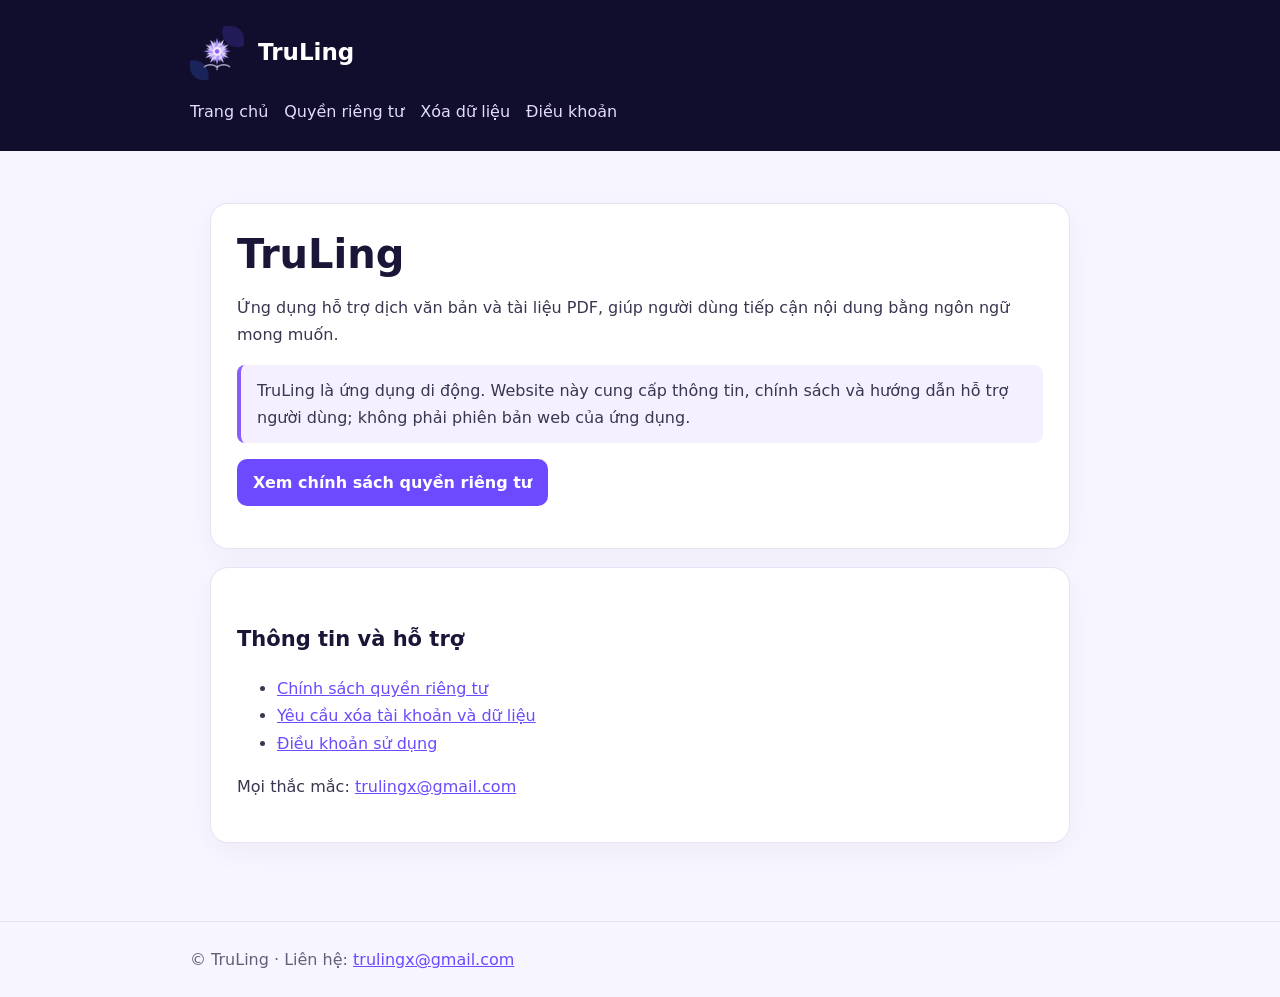
<file: index.html>
<!doctype html>
<html lang="vi">
<head>
  <meta charset="utf-8">
  <meta name="viewport" content="width=device-width, initial-scale=1">
  <title>TruLing - Ứng dụng dịch tài liệu</title>
  <meta name="description" content="Trang thông tin chính thức của ứng dụng TruLing.">
  <link rel="icon" href="./assets/truling-app-icon-1024.png">
  <link rel="stylesheet" href="./styles.css">
</head>
<body>
  <header>
    <div class="wrap">
      <div class="brand">
        <img src="./assets/truling-app-icon-1024.png" alt="TruLing">
        <strong>TruLing</strong>
      </div>
      <nav>
        <a href="./">Trang chủ</a>
        <a href="./privacy-policy/">Quyền riêng tư</a>
        <a href="./delete-account/">Xóa dữ liệu</a>
        <a href="./terms/">Điều khoản</a>
      </nav>
    </div>
  </header>

  <main>
    <section class="panel">
      <h1>TruLing</h1>
      <p>Ứng dụng hỗ trợ dịch văn bản và tài liệu PDF, giúp người dùng tiếp cận nội dung bằng ngôn ngữ mong muốn.</p>
      <p class="notice">
        TruLing là ứng dụng di động. Website này cung cấp thông tin,
        chính sách và hướng dẫn hỗ trợ người dùng; không phải phiên bản web của ứng dụng.
      </p>
      <p>
        <a class="btn" href="./privacy-policy/">Xem chính sách quyền riêng tư</a>
      </p>
    </section>

    <section class="panel">
      <h2>Thông tin và hỗ trợ</h2>
      <ul>
        <li><a href="./privacy-policy/">Chính sách quyền riêng tư</a></li>
        <li><a href="./delete-account/">Yêu cầu xóa tài khoản và dữ liệu</a></li>
        <li><a href="./terms/">Điều khoản sử dụng</a></li>
      </ul>
      <p>Mọi thắc mắc: <a href="mailto:trulingx@gmail.com">trulingx@gmail.com</a></p>
    </section>
  </main>

  <footer>
    <div class="wrap">
      © TruLing · Liên hệ:
      <a href="mailto:trulingx@gmail.com">trulingx@gmail.com</a>
    </div>
  </footer>
</body>
</html>
</file>
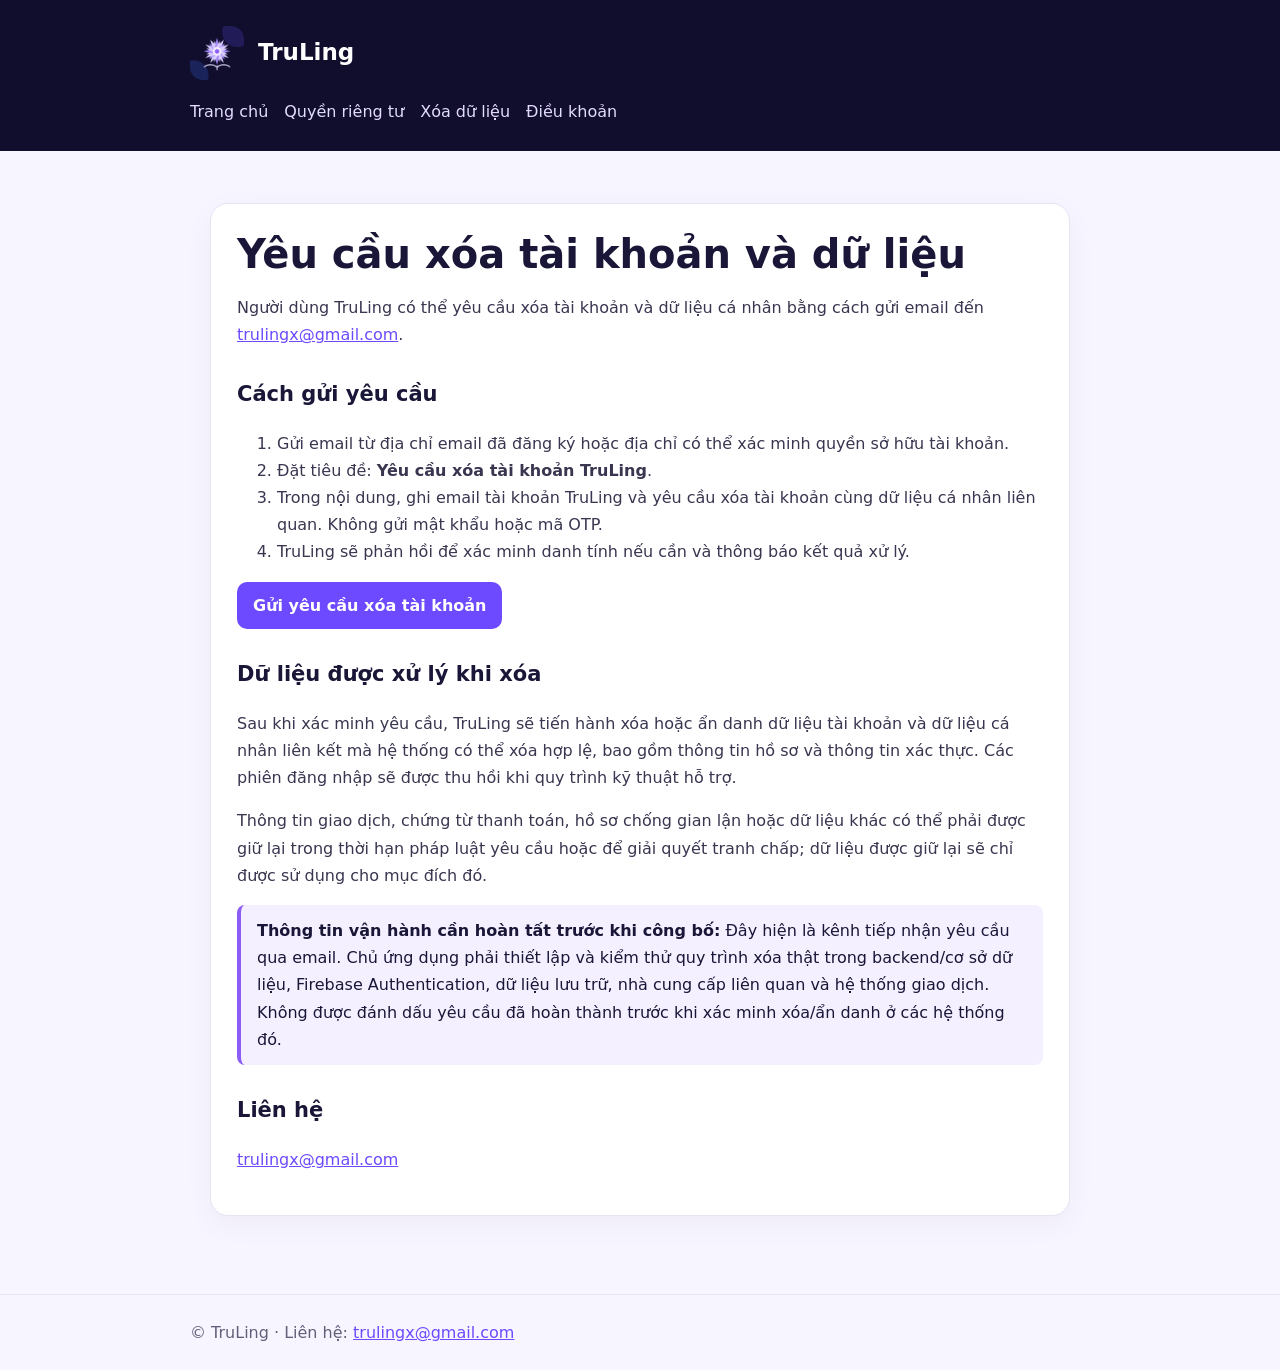
<file: delete-account/index.html>
<!doctype html>
<html lang="vi"><head><meta charset="utf-8"><meta name="viewport" content="width=device-width,initial-scale=1">
<title>Xóa tài khoản và dữ liệu | TruLing</title><meta name="description" content="Cách yêu cầu xóa tài khoản và dữ liệu TruLing.">
<link rel="icon" href="/assets/truling-app-icon-1024.png"><link rel="stylesheet" href="/styles.css"></head>
<body><header><div class="wrap"><div class="brand"><img src="/assets/truling-app-icon-1024.png" alt="TruLing"><strong>TruLing</strong></div>
<nav><a href="/">Trang chủ</a><a href="/privacy-policy/">Quyền riêng tư</a><a href="/delete-account/">Xóa dữ liệu</a><a href="/terms/">Điều khoản</a></nav></div></header>
<main>
<article class="panel"><h1>Yêu cầu xóa tài khoản và dữ liệu</h1><p>Người dùng TruLing có thể yêu cầu xóa tài khoản và dữ liệu cá nhân bằng cách gửi email đến <a href="mailto:trulingx@gmail.com?subject=Yeu%20cau%20xoa%20tai%20khoan%20TruLing">trulingx@gmail.com</a>.</p>
<h2>Cách gửi yêu cầu</h2><ol><li>Gửi email từ địa chỉ email đã đăng ký hoặc địa chỉ có thể xác minh quyền sở hữu tài khoản.</li><li>Đặt tiêu đề: <strong>Yêu cầu xóa tài khoản TruLing</strong>.</li><li>Trong nội dung, ghi email tài khoản TruLing và yêu cầu xóa tài khoản cùng dữ liệu cá nhân liên quan. Không gửi mật khẩu hoặc mã OTP.</li><li>TruLing sẽ phản hồi để xác minh danh tính nếu cần và thông báo kết quả xử lý.</li></ol>
<p><a class="btn" href="mailto:trulingx@gmail.com?subject=Yeu%20cau%20xoa%20tai%20khoan%20TruLing">Gửi yêu cầu xóa tài khoản</a></p>
<h2>Dữ liệu được xử lý khi xóa</h2><p>Sau khi xác minh yêu cầu, TruLing sẽ tiến hành xóa hoặc ẩn danh dữ liệu tài khoản và dữ liệu cá nhân liên kết mà hệ thống có thể xóa hợp lệ, bao gồm thông tin hồ sơ và thông tin xác thực. Các phiên đăng nhập sẽ được thu hồi khi quy trình kỹ thuật hỗ trợ.</p>
<p>Thông tin giao dịch, chứng từ thanh toán, hồ sơ chống gian lận hoặc dữ liệu khác có thể phải được giữ lại trong thời hạn pháp luật yêu cầu hoặc để giải quyết tranh chấp; dữ liệu được giữ lại sẽ chỉ được sử dụng cho mục đích đó.</p>
<div class="notice"><strong>Thông tin vận hành cần hoàn tất trước khi công bố:</strong> Đây hiện là kênh tiếp nhận yêu cầu qua email. Chủ ứng dụng phải thiết lập và kiểm thử quy trình xóa thật trong backend/cơ sở dữ liệu, Firebase Authentication, dữ liệu lưu trữ, nhà cung cấp liên quan và hệ thống giao dịch. Không được đánh dấu yêu cầu đã hoàn thành trước khi xác minh xóa/ẩn danh ở các hệ thống đó.</div>
<h2>Liên hệ</h2><p><a href="mailto:trulingx@gmail.com">trulingx@gmail.com</a></p></article>
</main><footer><div class="wrap">© TruLing · Liên hệ: <a href="mailto:trulingx@gmail.com">trulingx@gmail.com</a></div></footer></body></html>
</file>
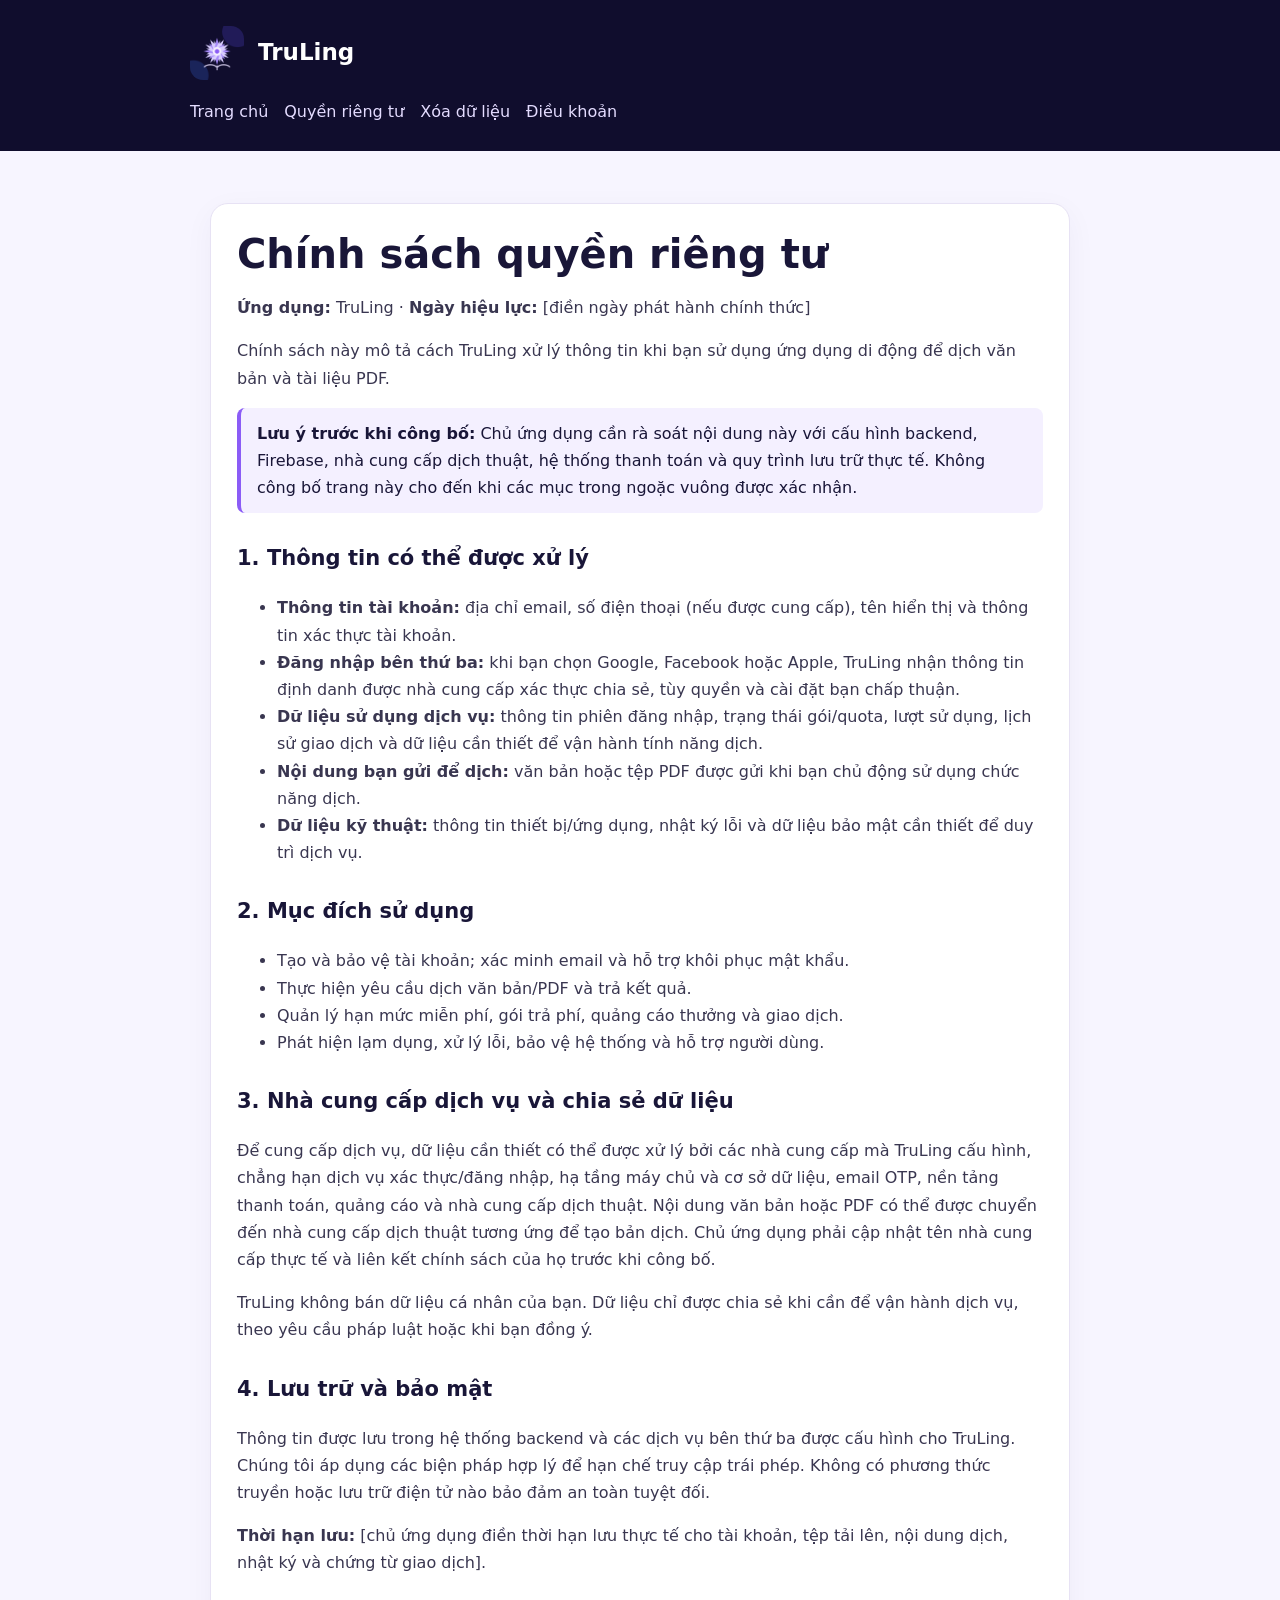
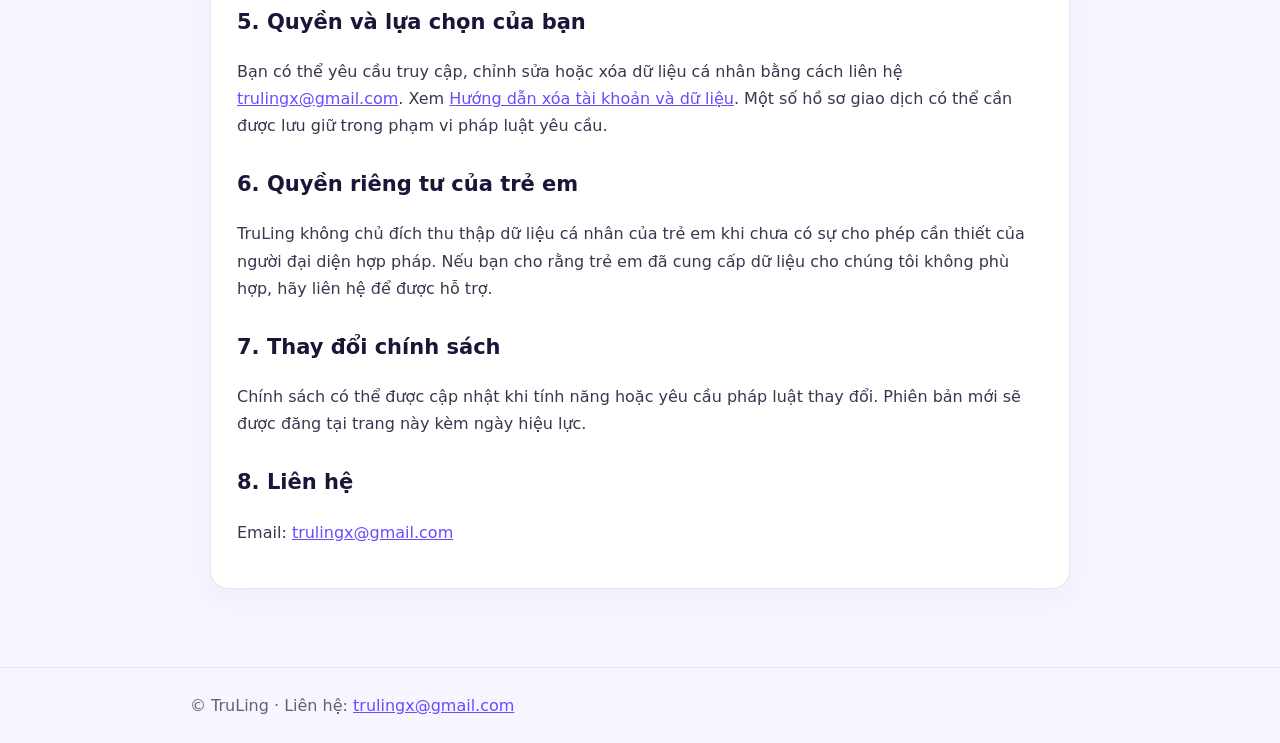
<file: privacy-policy/index.html>
<!doctype html>
<html lang="vi"><head><meta charset="utf-8"><meta name="viewport" content="width=device-width,initial-scale=1">
<title>Chính sách quyền riêng tư | TruLing</title><meta name="description" content="Chính sách quyền riêng tư của ứng dụng TruLing.">
<link rel="icon" href="/assets/truling-app-icon-1024.png"><link rel="stylesheet" href="/styles.css"></head>
<body><header><div class="wrap"><div class="brand"><img src="/assets/truling-app-icon-1024.png" alt="TruLing"><strong>TruLing</strong></div>
<nav><a href="/">Trang chủ</a><a href="/privacy-policy/">Quyền riêng tư</a><a href="/delete-account/">Xóa dữ liệu</a><a href="/terms/">Điều khoản</a></nav></div></header>
<main>
<article class="panel"><h1>Chính sách quyền riêng tư</h1><p><strong>Ứng dụng:</strong> TruLing · <strong>Ngày hiệu lực:</strong> [điền ngày phát hành chính thức]</p>
<p>Chính sách này mô tả cách TruLing xử lý thông tin khi bạn sử dụng ứng dụng di động để dịch văn bản và tài liệu PDF.</p>
<div class="notice"><strong>Lưu ý trước khi công bố:</strong> Chủ ứng dụng cần rà soát nội dung này với cấu hình backend, Firebase, nhà cung cấp dịch thuật, hệ thống thanh toán và quy trình lưu trữ thực tế. Không công bố trang này cho đến khi các mục trong ngoặc vuông được xác nhận.</div>
<h2>1. Thông tin có thể được xử lý</h2>
<ul><li><strong>Thông tin tài khoản:</strong> địa chỉ email, số điện thoại (nếu được cung cấp), tên hiển thị và thông tin xác thực tài khoản.</li>
<li><strong>Đăng nhập bên thứ ba:</strong> khi bạn chọn Google, Facebook hoặc Apple, TruLing nhận thông tin định danh được nhà cung cấp xác thực chia sẻ, tùy quyền và cài đặt bạn chấp thuận.</li>
<li><strong>Dữ liệu sử dụng dịch vụ:</strong> thông tin phiên đăng nhập, trạng thái gói/quota, lượt sử dụng, lịch sử giao dịch và dữ liệu cần thiết để vận hành tính năng dịch.</li>
<li><strong>Nội dung bạn gửi để dịch:</strong> văn bản hoặc tệp PDF được gửi khi bạn chủ động sử dụng chức năng dịch.</li>
<li><strong>Dữ liệu kỹ thuật:</strong> thông tin thiết bị/ứng dụng, nhật ký lỗi và dữ liệu bảo mật cần thiết để duy trì dịch vụ.</li></ul>
<h2>2. Mục đích sử dụng</h2><ul><li>Tạo và bảo vệ tài khoản; xác minh email và hỗ trợ khôi phục mật khẩu.</li><li>Thực hiện yêu cầu dịch văn bản/PDF và trả kết quả.</li><li>Quản lý hạn mức miễn phí, gói trả phí, quảng cáo thưởng và giao dịch.</li><li>Phát hiện lạm dụng, xử lý lỗi, bảo vệ hệ thống và hỗ trợ người dùng.</li></ul>
<h2>3. Nhà cung cấp dịch vụ và chia sẻ dữ liệu</h2><p>Để cung cấp dịch vụ, dữ liệu cần thiết có thể được xử lý bởi các nhà cung cấp mà TruLing cấu hình, chẳng hạn dịch vụ xác thực/đăng nhập, hạ tầng máy chủ và cơ sở dữ liệu, email OTP, nền tảng thanh toán, quảng cáo và nhà cung cấp dịch thuật. Nội dung văn bản hoặc PDF có thể được chuyển đến nhà cung cấp dịch thuật tương ứng để tạo bản dịch. Chủ ứng dụng phải cập nhật tên nhà cung cấp thực tế và liên kết chính sách của họ trước khi công bố.</p>
<p>TruLing không bán dữ liệu cá nhân của bạn. Dữ liệu chỉ được chia sẻ khi cần để vận hành dịch vụ, theo yêu cầu pháp luật hoặc khi bạn đồng ý.</p>
<h2>4. Lưu trữ và bảo mật</h2><p>Thông tin được lưu trong hệ thống backend và các dịch vụ bên thứ ba được cấu hình cho TruLing. Chúng tôi áp dụng các biện pháp hợp lý để hạn chế truy cập trái phép. Không có phương thức truyền hoặc lưu trữ điện tử nào bảo đảm an toàn tuyệt đối.</p>
<p><strong>Thời hạn lưu:</strong> [chủ ứng dụng điền thời hạn lưu thực tế cho tài khoản, tệp tải lên, nội dung dịch, nhật ký và chứng từ giao dịch].</p>
<h2>5. Quyền và lựa chọn của bạn</h2><p>Bạn có thể yêu cầu truy cập, chỉnh sửa hoặc xóa dữ liệu cá nhân bằng cách liên hệ <a href="mailto:trulingx@gmail.com">trulingx@gmail.com</a>. Xem <a href="/delete-account/">Hướng dẫn xóa tài khoản và dữ liệu</a>. Một số hồ sơ giao dịch có thể cần được lưu giữ trong phạm vi pháp luật yêu cầu.</p>
<h2>6. Quyền riêng tư của trẻ em</h2><p>TruLing không chủ đích thu thập dữ liệu cá nhân của trẻ em khi chưa có sự cho phép cần thiết của người đại diện hợp pháp. Nếu bạn cho rằng trẻ em đã cung cấp dữ liệu cho chúng tôi không phù hợp, hãy liên hệ để được hỗ trợ.</p>
<h2>7. Thay đổi chính sách</h2><p>Chính sách có thể được cập nhật khi tính năng hoặc yêu cầu pháp luật thay đổi. Phiên bản mới sẽ được đăng tại trang này kèm ngày hiệu lực.</p>
<h2>8. Liên hệ</h2><p>Email: <a href="mailto:trulingx@gmail.com">trulingx@gmail.com</a></p></article>
</main><footer><div class="wrap">© TruLing · Liên hệ: <a href="mailto:trulingx@gmail.com">trulingx@gmail.com</a></div></footer></body></html>
</file>
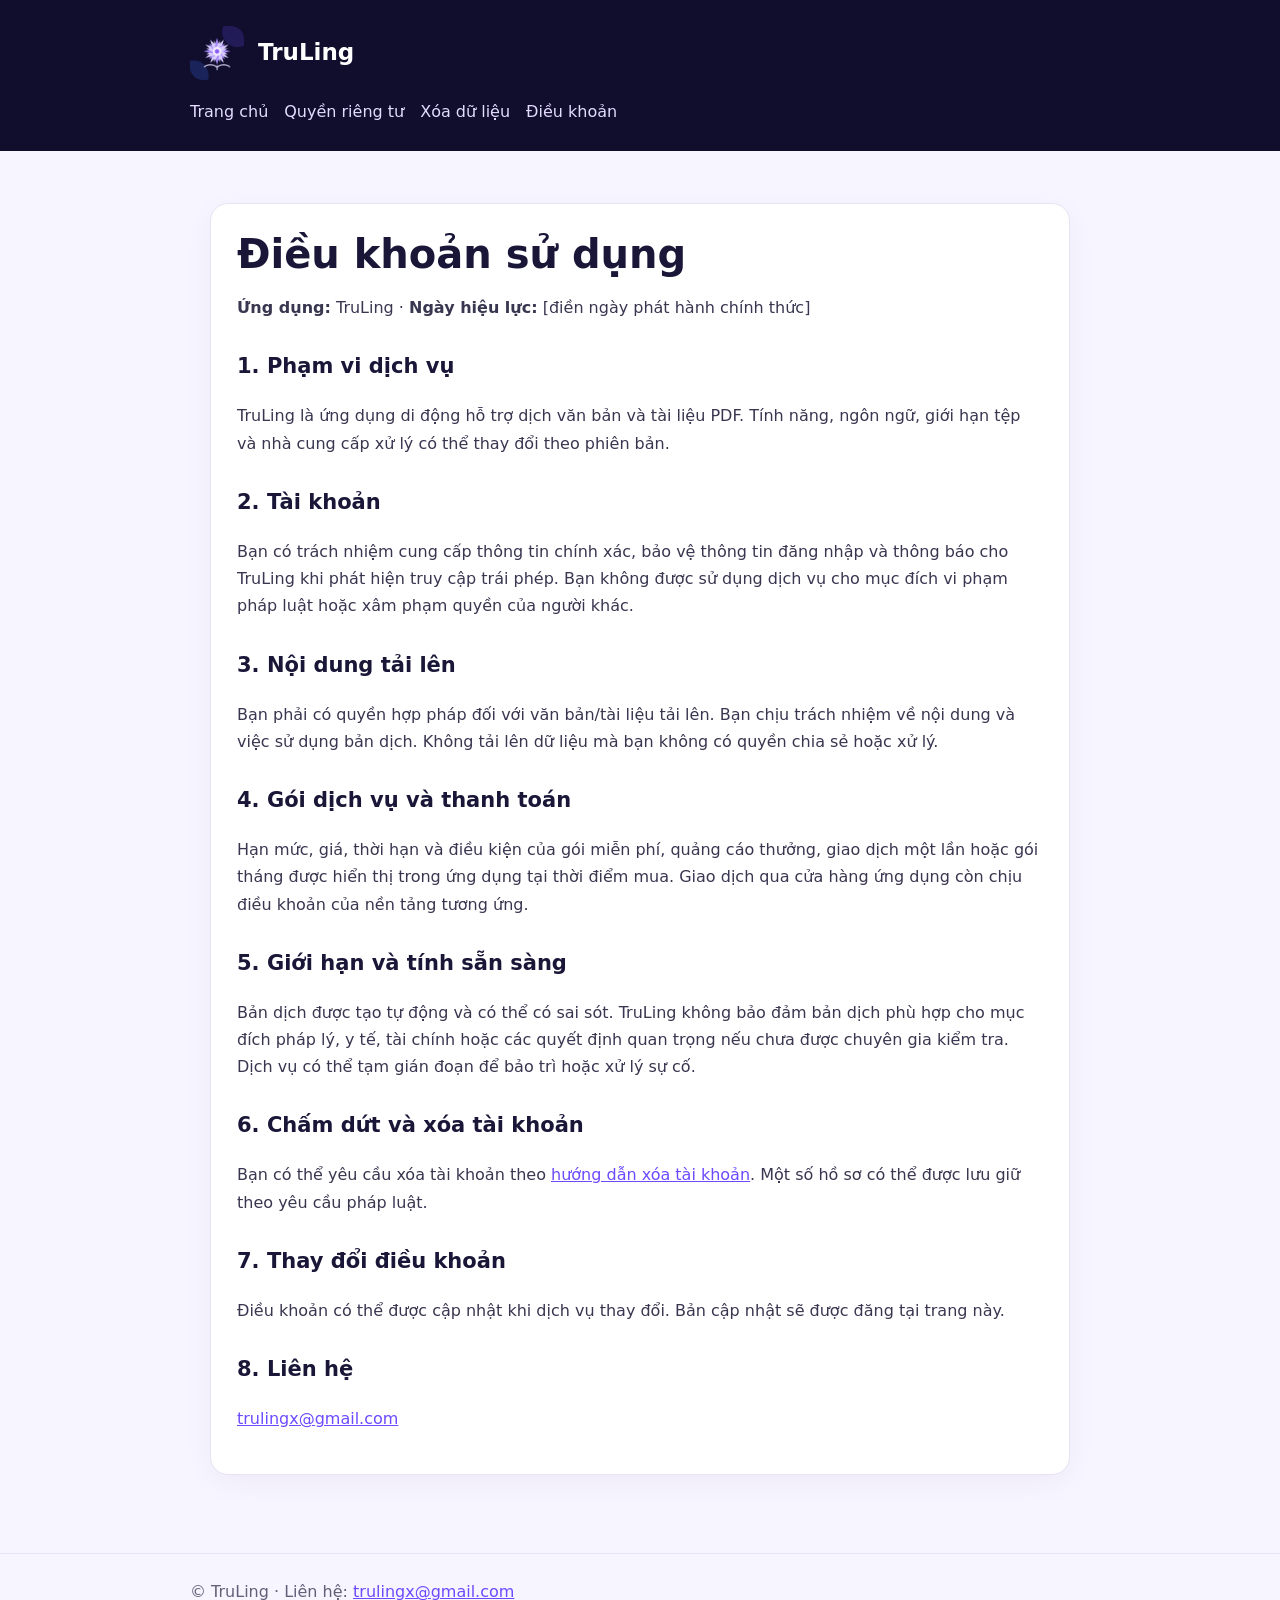
<file: terms/index.html>
<!doctype html>
<html lang="vi"><head><meta charset="utf-8"><meta name="viewport" content="width=device-width,initial-scale=1">
<title>Điều khoản sử dụng | TruLing</title><meta name="description" content="Điều khoản sử dụng ứng dụng TruLing.">
<link rel="icon" href="/assets/truling-app-icon-1024.png"><link rel="stylesheet" href="/styles.css"></head>
<body><header><div class="wrap"><div class="brand"><img src="/assets/truling-app-icon-1024.png" alt="TruLing"><strong>TruLing</strong></div>
<nav><a href="/">Trang chủ</a><a href="/privacy-policy/">Quyền riêng tư</a><a href="/delete-account/">Xóa dữ liệu</a><a href="/terms/">Điều khoản</a></nav></div></header>
<main>
<article class="panel"><h1>Điều khoản sử dụng</h1><p><strong>Ứng dụng:</strong> TruLing · <strong>Ngày hiệu lực:</strong> [điền ngày phát hành chính thức]</p>
<h2>1. Phạm vi dịch vụ</h2><p>TruLing là ứng dụng di động hỗ trợ dịch văn bản và tài liệu PDF. Tính năng, ngôn ngữ, giới hạn tệp và nhà cung cấp xử lý có thể thay đổi theo phiên bản.</p>
<h2>2. Tài khoản</h2><p>Bạn có trách nhiệm cung cấp thông tin chính xác, bảo vệ thông tin đăng nhập và thông báo cho TruLing khi phát hiện truy cập trái phép. Bạn không được sử dụng dịch vụ cho mục đích vi phạm pháp luật hoặc xâm phạm quyền của người khác.</p>
<h2>3. Nội dung tải lên</h2><p>Bạn phải có quyền hợp pháp đối với văn bản/tài liệu tải lên. Bạn chịu trách nhiệm về nội dung và việc sử dụng bản dịch. Không tải lên dữ liệu mà bạn không có quyền chia sẻ hoặc xử lý.</p>
<h2>4. Gói dịch vụ và thanh toán</h2><p>Hạn mức, giá, thời hạn và điều kiện của gói miễn phí, quảng cáo thưởng, giao dịch một lần hoặc gói tháng được hiển thị trong ứng dụng tại thời điểm mua. Giao dịch qua cửa hàng ứng dụng còn chịu điều khoản của nền tảng tương ứng.</p>
<h2>5. Giới hạn và tính sẵn sàng</h2><p>Bản dịch được tạo tự động và có thể có sai sót. TruLing không bảo đảm bản dịch phù hợp cho mục đích pháp lý, y tế, tài chính hoặc các quyết định quan trọng nếu chưa được chuyên gia kiểm tra. Dịch vụ có thể tạm gián đoạn để bảo trì hoặc xử lý sự cố.</p>
<h2>6. Chấm dứt và xóa tài khoản</h2><p>Bạn có thể yêu cầu xóa tài khoản theo <a href="/delete-account/">hướng dẫn xóa tài khoản</a>. Một số hồ sơ có thể được lưu giữ theo yêu cầu pháp luật.</p>
<h2>7. Thay đổi điều khoản</h2><p>Điều khoản có thể được cập nhật khi dịch vụ thay đổi. Bản cập nhật sẽ được đăng tại trang này.</p>
<h2>8. Liên hệ</h2><p><a href="mailto:trulingx@gmail.com">trulingx@gmail.com</a></p></article>
</main><footer><div class="wrap">© TruLing · Liên hệ: <a href="mailto:trulingx@gmail.com">trulingx@gmail.com</a></div></footer></body></html>
</file>
<file: styles.css>
:root{color-scheme:light;--ink:#191638;--muted:#625f78;--purple:#6d4aff;--bg:#f7f5ff;--line:#e7e2f4}
*{box-sizing:border-box}body{margin:0;background:var(--bg);color:var(--ink);font:16px/1.7 system-ui,-apple-system,Segoe UI,Roboto,Arial,sans-serif}
header{background:#100d2d;color:#fff;padding:26px 20px}header .wrap,main,footer .wrap{max-width:900px;margin:auto}
.brand{display:flex;align-items:center;gap:14px}.brand img{width:54px;height:54px;border-radius:13px}.brand strong{font-size:23px}
nav{display:flex;flex-wrap:wrap;gap:16px;margin-top:18px}a{color:var(--purple)}header a{color:#e4dcff;text-decoration:none}
main{padding:34px 20px 60px}.panel{background:#fff;border:1px solid var(--line);border-radius:18px;padding:26px;margin:18px 0;box-shadow:0 8px 30px #24105a0b}
h1{font-size:clamp(28px,5vw,40px);line-height:1.2;margin:0 0 12px}h2{font-size:21px;margin-top:28px}p,li{color:#393650}small,.muted{color:var(--muted)}
footer{border-top:1px solid var(--line);padding:24px 20px;color:var(--muted)}
.btn{display:inline-block;background:var(--purple);color:#fff;padding:10px 16px;border-radius:10px;text-decoration:none;font-weight:600}
.notice{border-left:4px solid #8b5cf6;background:#f4f0ff;padding:12px 16px;border-radius:8px}
</file>
